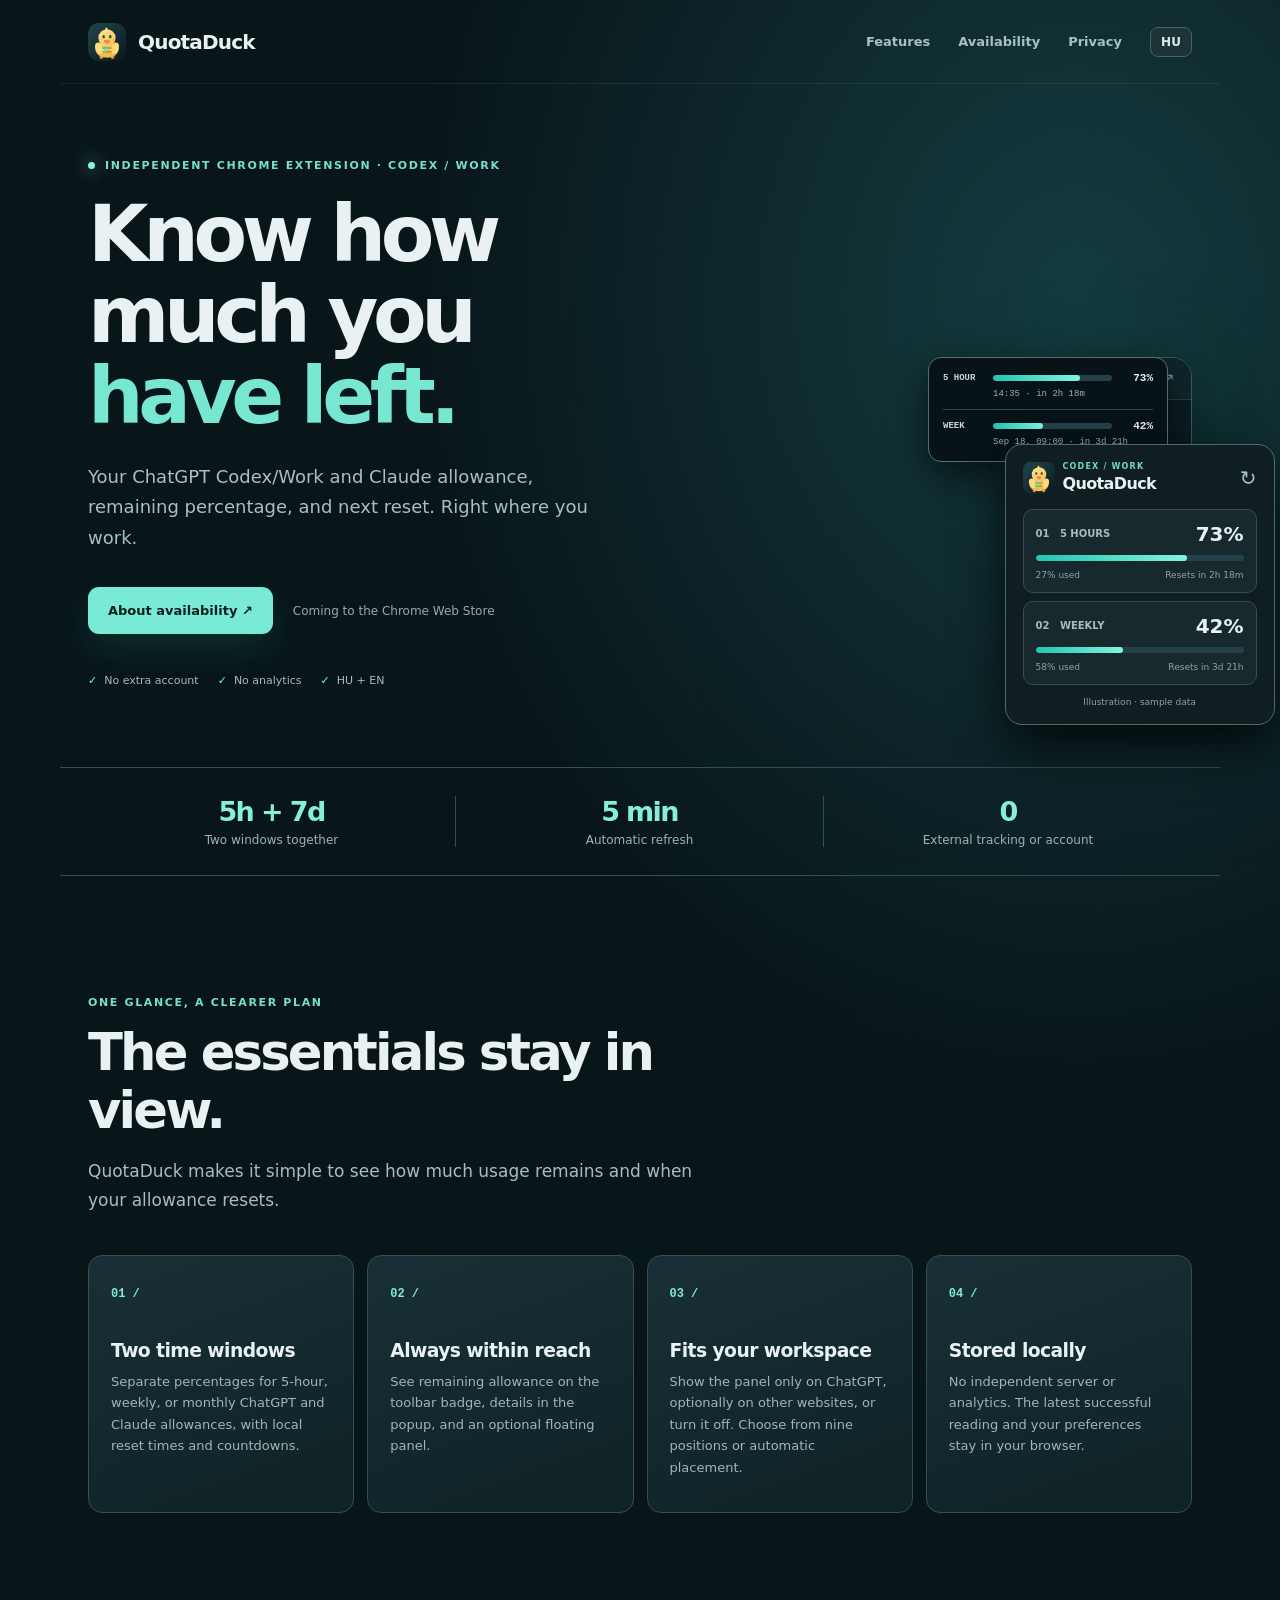
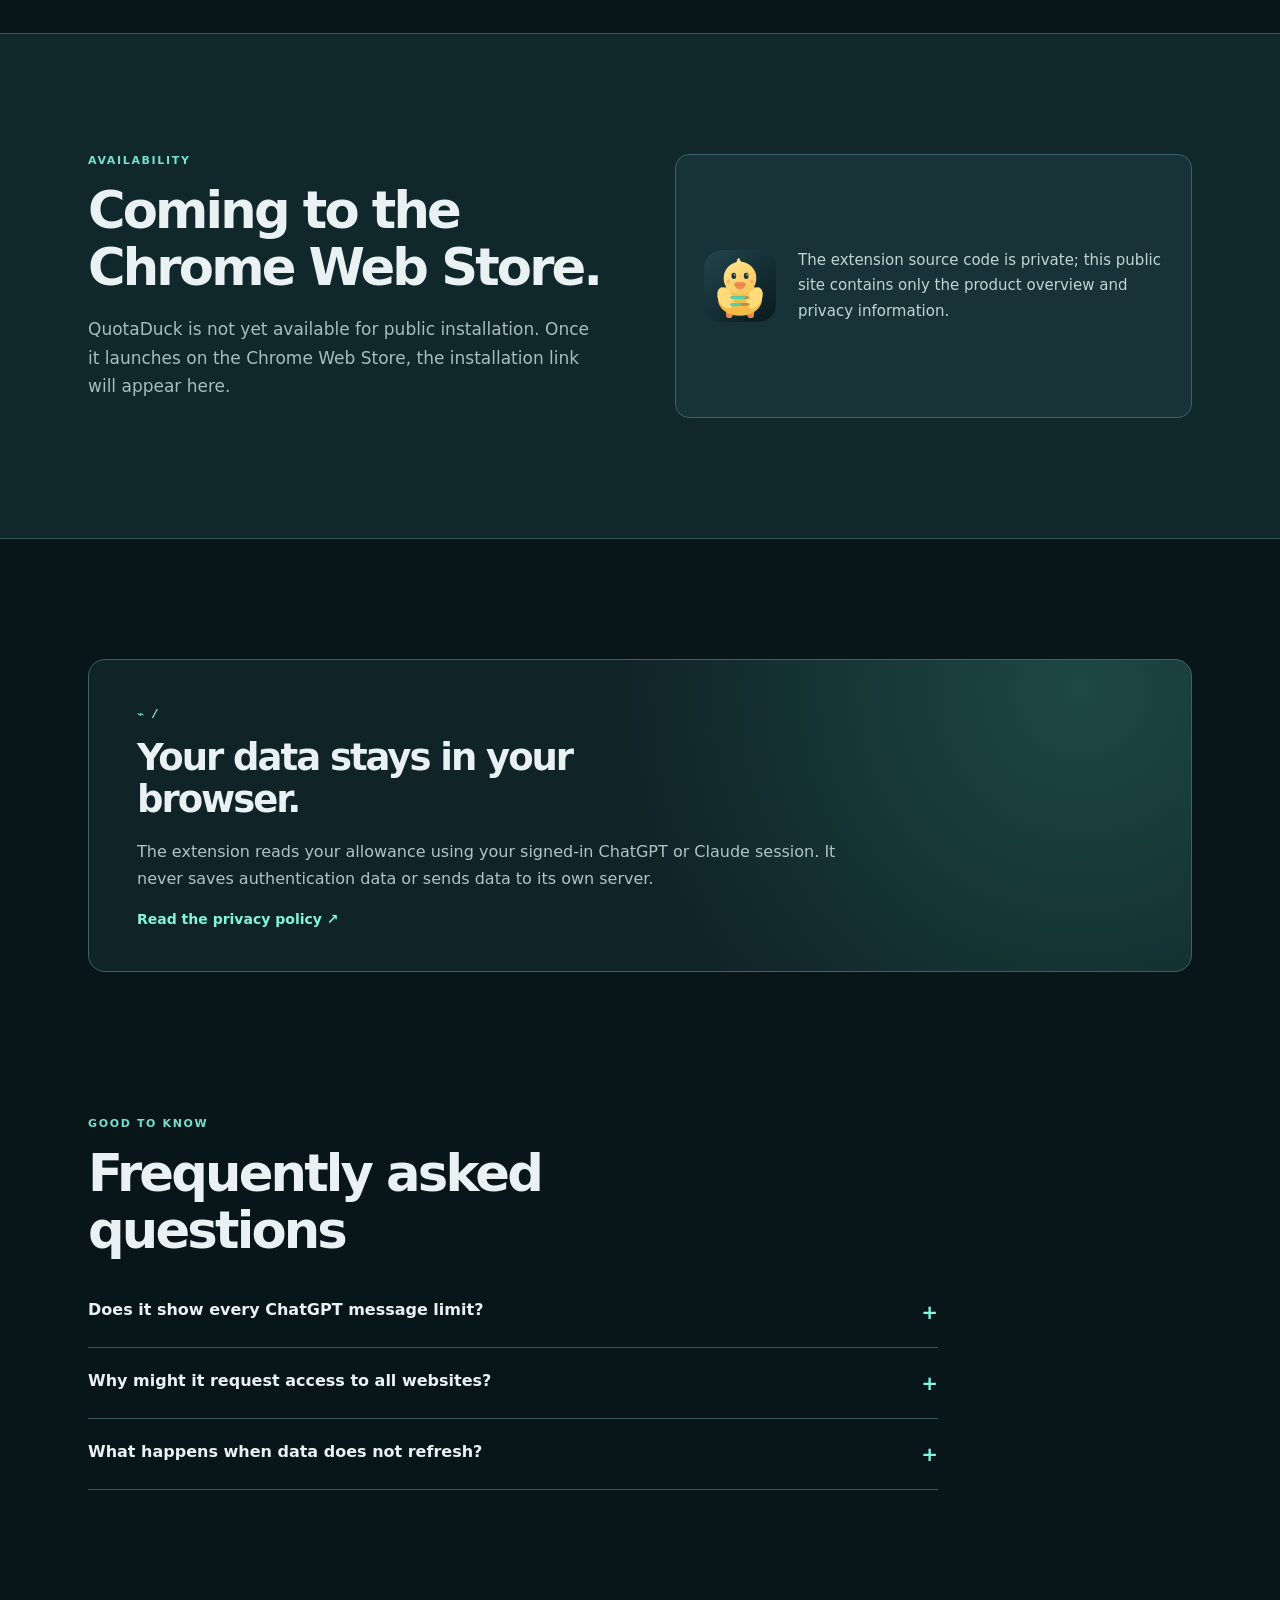
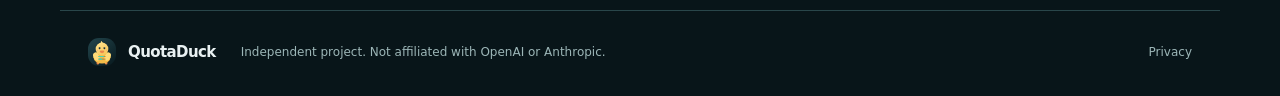
<file: index.html>
<!doctype html>
<html lang="hu">
<head>
  <meta charset="utf-8">
  <meta name="viewport" content="width=device-width, initial-scale=1">
  <meta name="theme-color" content="#081519">
  <meta name="description" content="QuotaDuck: a ChatGPT Codex/Work és Claude használati kerete, hátralévő része és resetideje egy pillantással.">
  <title>QuotaDuck — Codex használati keret egy pillantással</title>
  <link rel="icon" type="image/svg+xml" href="logo.svg">
  <link rel="stylesheet" href="style.css">
  <script src="site.js" defer></script>
</head>
<body>
  <a class="skip" href="#main">Ugrás a tartalomra</a>
  <header class="site-header wrap">
    <a class="brand" href="./" aria-label="QuotaDuck kezdőlap"><img src="logo.svg" alt="" width="38" height="38"><span>QuotaDuck</span></a>
    <nav aria-label="Oldalnavigáció">
      <a href="#features" data-i18n="navFeatures">Funkciók</a>
      <a href="#install" data-i18n="navInstall">Megjelenés</a>
      <a href="privacy.html" data-i18n="navPrivacy">Adatkezelés</a>
      <button class="language" type="button" id="language" aria-label="Switch to English">EN</button>
    </nav>
  </header>

  <main id="main">
    <section class="hero wrap">
      <div class="hero-copy">
        <p class="eyebrow"><span class="live-dot"></span><span data-i18n="eyebrow">FÜGGETLEN CHROME-BŐVÍTMÉNY · CODEX / WORK</span></p>
        <h1 data-i18n="heroTitle">Tudd, mennyi kereted <em>maradt.</em></h1>
        <p class="lead" data-i18n="heroLead">A ChatGPT Codex/Work és Claude használati kerete, a hátralévő százalék és a következő visszaállítás ideje. Ott látod, ahol épp dolgozol.</p>
        <div class="hero-actions">
          <a class="button primary" href="#install" data-i18n="heroButton">A megjelenésről <span aria-hidden="true">↗</span></a>
          <span class="availability" data-i18n="storeSoon">Chrome Web Store-megjelenés előtt</span>
        </div>
        <div class="hero-foot"><span data-i18n="heroFoot1">Nincs külön fiók</span><span data-i18n="heroFoot2">Nincs analitika</span><span data-i18n="heroFoot3">HU + EN</span></div>
      </div>
      <div class="visual" aria-label="A bővítmény felületének illusztrációja">
        <div class="visual-top"><span class="dots"><i></i><i></i><i></i></span><span>chatgpt.com</span><span class="window-symbol">↗</span></div>
        <div class="visual-content">
          <span class="visual-label">YOUR WORKSPACE</span>
          <div class="ghost-line one"></div><div class="ghost-line two"></div><div class="ghost-line three"></div>
          <div class="floating">
            <div class="float-row"><b>5 HOUR</b><span class="bar"><i style="width:73%"></i></span><strong>73%</strong></div>
            <small>14:35 · in 2h 18m</small>
            <div class="float-divider"></div>
            <div class="float-row"><b>WEEK</b><span class="bar"><i style="width:42%"></i></span><strong>42%</strong></div>
            <small>Sep 18, 09:00 · in 3d 21h</small>
          </div>
        </div>
        <div class="popup-preview">
          <div class="popup-head"><img src="logo.svg" alt="" width="32" height="32"><div><small>CODEX / WORK</small><b>QuotaDuck</b></div><span>↻</span></div>
          <div class="preview-card"><div><span>01 &nbsp; 5 HOURS</span><strong>73%</strong></div><span class="preview-track"><i style="width:73%"></i></span><small>27% used <span>Resets in 2h 18m</span></small></div>
          <div class="preview-card"><div><span>02 &nbsp; WEEKLY</span><strong>42%</strong></div><span class="preview-track"><i style="width:42%"></i></span><small>58% used <span>Resets in 3d 21h</span></small></div>
          <p data-i18n="illustration">Illusztráció · példaadatok</p>
        </div>
      </div>
    </section>

    <section class="facts wrap" aria-label="A bővítmény röviden"><div><strong>5h + 7d</strong><span data-i18n="fact1">Két keret egy helyen</span></div><div><strong>5 min</strong><span data-i18n="fact2">Automatikus frissítés</span></div><div><strong>0</strong><span data-i18n="fact3">Külső mérés vagy fiók</span></div></section>

    <section class="section wrap" id="features">
      <p class="eyebrow" data-i18n="featuresEyebrow">EGY PILLANTÁS, TISZTÁBB TERV</p>
      <h2 data-i18n="featuresTitle">A lényeg mindig látható.</h2>
      <p class="section-intro" data-i18n="featuresIntro">A QuotaDuck egyszerűen mutatja, mennyi használat maradt, és mikor indul újra a kereted.</p>
      <div class="feature-grid">
        <article><span class="feature-icon">01 /</span><h3 data-i18n="feature1Title">Két időablak</h3><p data-i18n="feature1Body">Az 5 órás, heti vagy havi ChatGPT- és Claude-keretek külön százalékkal, helyi resetidővel és visszaszámlálással.</p></article>
        <article><span class="feature-icon">02 /</span><h3 data-i18n="feature2Title">Mindig kéznél</h3><p data-i18n="feature2Body">A toolbar ikonján a hátralévő keret, a felugró ablakban a részletek, igény szerint lebegő panel.</p></article>
        <article><span class="feature-icon">03 /</span><h3 data-i18n="feature3Title">A te elrendezésed</h3><p data-i18n="feature3Body">A panel megjelenhet csak a ChatGPT-n, kérésre más weboldalakon is, vagy kikapcsolható. Kilenc pozíció és automatikus mód.</p></article>
        <article><span class="feature-icon">04 /</span><h3 data-i18n="feature4Title">Helyi működés</h3><p data-i18n="feature4Body">Nincs saját szerver vagy analitika. A legutóbbi sikeres mérés és a beállítások a böngészőben maradnak.</p></article>
      </div>
    </section>

    <section class="section install-section" id="install"><div class="wrap install-grid">
      <div><p class="eyebrow" data-i18n="installEyebrow">MEGJELENÉS</p><h2 data-i18n="installTitle">Hamarosan a Chrome Web Store-ban.</h2><p class="section-intro" data-i18n="installIntro">A QuotaDuck még nem érhető el nyilvános telepítésre. Ha megjelenik a Chrome Web Store-ban, itt találod majd a telepítési linket.</p></div>
      <div class="coming-soon"><img src="logo.svg" alt="" width="72" height="72"><p data-i18n="installStatus">A bővítmény forráskódja privát; a nyilvános oldalon csak a termék bemutatója és adatkezelési leírása szerepel.</p></div>
    </div></section>

    <section class="section wrap privacy-callout"><div><span class="feature-icon">⌁ /</span><h2 data-i18n="privacyTitle">A saját adataid a saját böngésződben.</h2><p data-i18n="privacyBody">A bővítmény a bejelentkezett ChatGPT- vagy Claude-munkamenet segítségével olvassa a keretet. A hitelesítési adatokat nem menti el; saját szerverre nem küld adatot.</p><a class="text-link" href="privacy.html" data-i18n="privacyLink">Adatkezelési tájékoztató ↗</a></div></section>

    <section class="section wrap faq"><p class="eyebrow" data-i18n="faqEyebrow">AMIT JÓ TUDNI</p><h2 data-i18n="faqTitle">Gyakori kérdések</h2>
      <details><summary data-i18n="faq1Q">A ChatGPT összes üzenetkorlátját mutatja?</summary><p data-i18n="faq1A">Nem. A Codex / Work használati keretét mutatja, nem az egyes ChatGPT-modellek külön üzenetkorlátait.</p></details>
      <details><summary data-i18n="faq2Q">Miért kérhet hozzáférést minden weboldalhoz?</summary><p data-i18n="faq2A">Csak akkor, ha bekapcsolod a „Minden oldalon” lebegő panelt. Az alapbeállítás a ChatGPT-oldalakon jeleníti meg a panelt.</p></details>
      <details><summary data-i18n="faq3Q">Mi történik, ha nem frissül az adat?</summary><p data-i18n="faq3A">A legutóbbi sikeres mérés továbbra is látható. A ChatGPT belső, nem dokumentált végpontja idővel változhat, ezért ilyenkor frissítésre lehet szükség.</p></details>
    </section>
  </main>
  <footer class="wrap"><div class="brand"><img src="logo.svg" alt="" width="28" height="28"><span>QuotaDuck</span></div><p data-i18n="footer">Független projekt. Nem áll kapcsolatban az OpenAI-jal vagy az Anthropic-kal.</p><a href="privacy.html" data-i18n="navPrivacy">Adatkezelés</a></footer>
</body>
</html>
</file>
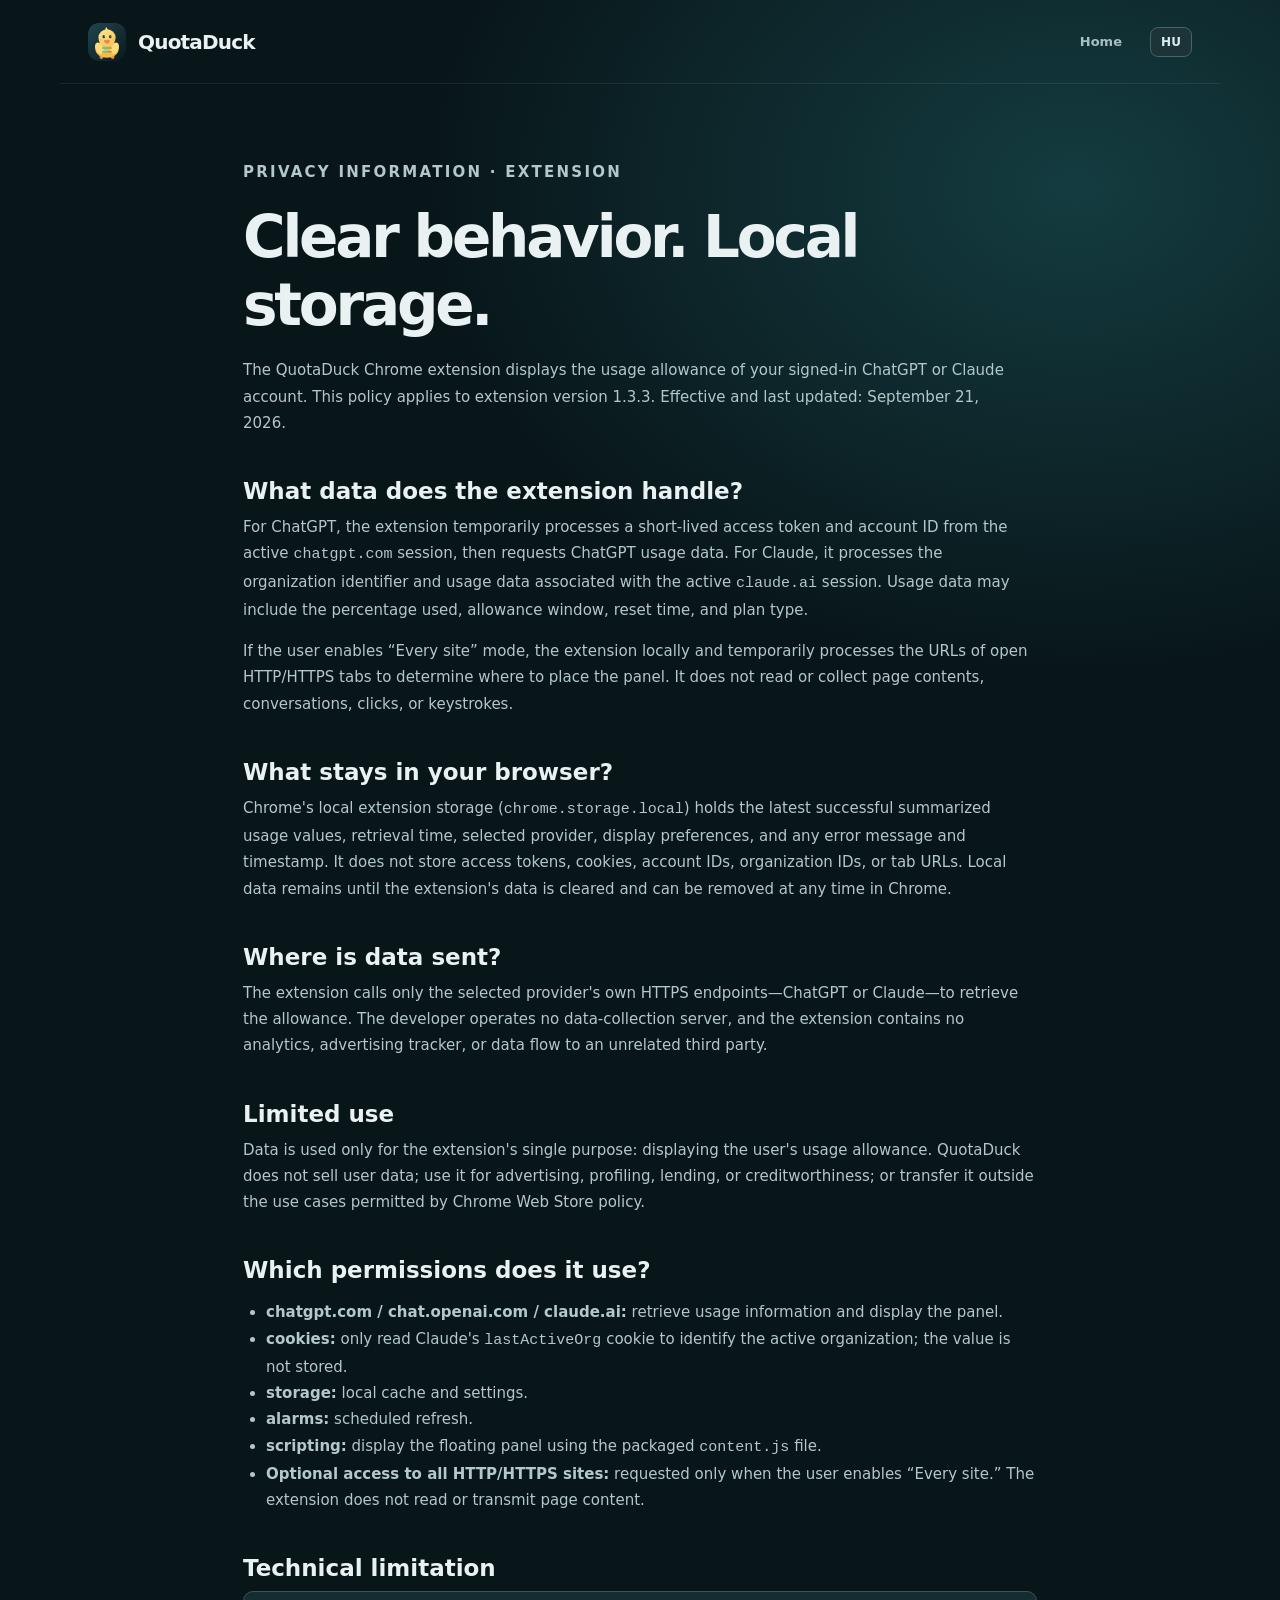
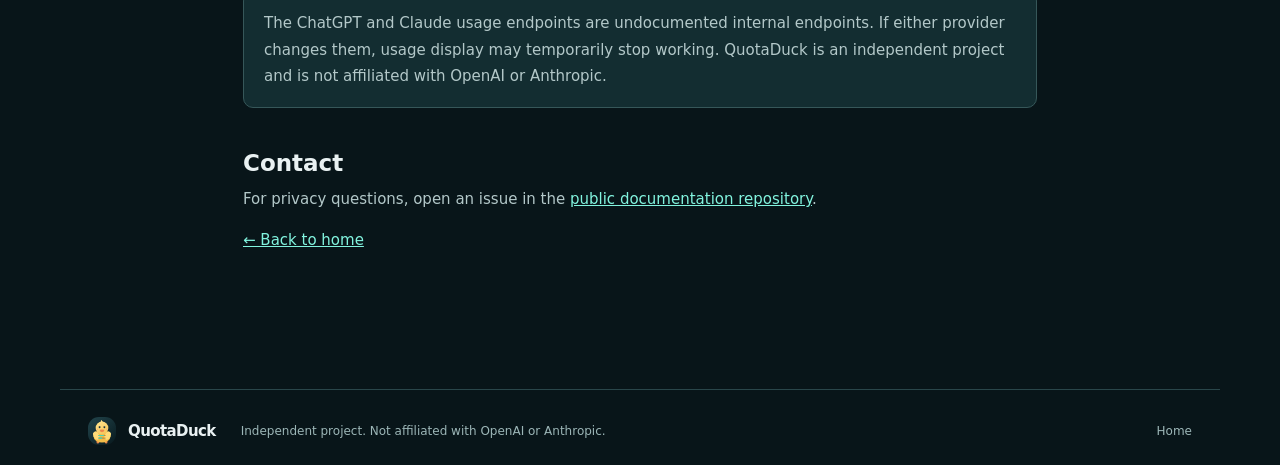
<file: privacy.html>
<!doctype html>
<html lang="hu">
<head>
  <meta charset="utf-8">
  <meta name="viewport" content="width=device-width, initial-scale=1">
  <meta name="theme-color" content="#081519">
  <title>Adatkezelés — QuotaDuck</title>
  <link rel="icon" type="image/svg+xml" href="logo.svg">
  <link rel="stylesheet" href="style.css">
  <script src="site.js" defer></script>
</head>
<body class="privacy-page">
  <a class="skip" href="#main">Ugrás a tartalomra</a>
  <header class="site-header wrap"><a class="brand" href="./"><img src="logo.svg" alt="" width="38" height="38"><span>QuotaDuck</span></a><nav aria-label="Oldalnavigáció"><a href="./" data-i18n="home">Kezdőlap</a><button class="language" id="language" type="button" aria-label="Switch to English">EN</button></nav></header>
  <main class="wrap legal" id="main">
    <article data-lang="hu">
      <p class="eyebrow">ADATKEZELÉSI TÁJÉKOZTATÓ · BŐVÍTMÉNY</p>
      <h1>Átlátható működés, helyben tárolt adatok.</h1>
      <p class="lead">A QuotaDuck Chrome-bővítmény a bejelentkezett ChatGPT- vagy Claude-fiók használati keretét jeleníti meg. Ez a tájékoztató a bővítmény 1.3.3-as verziójára vonatkozik. Hatálybalépés és utolsó frissítés: 2026. szeptember 21.</p>
      <h2>Milyen adatokat kezel?</h2>
      <p>A bővítmény a <code>chatgpt.com</code> aktív munkamenetéből rövid életű hozzáférési tokent és fiókazonosítót dolgoz fel, majd lekéri a ChatGPT használati adatait. Claude esetén az aktív <code>claude.ai</code> munkamenethez tartozó szervezet azonosítóját és usage-adatait dolgozza fel. A használati adatok közé tartozhat a felhasznált százalék, a keret időablaka, a visszaállítás időpontja és a csomag típusa.</p>
      <p>Ha a felhasználó bekapcsolja a „Minden oldalon” módot, a bővítmény helyben, átmenetileg kezeli a megnyitott HTTP/HTTPS-lapok URL-jeit annak eldöntéséhez, hogy hová helyezze el a panelt. Az oldalak tartalmát, a beszélgetéseket, a kattintásokat és a billentyűleütéseket nem olvassa és nem gyűjti.</p>
      <h2>Mi marad a böngészőben?</h2>
      <p>A Chrome helyi tárhelyén (<code>chrome.storage.local</code>) a legutóbbi sikeres, összesített használati értékek, a lekérés ideje, a szolgáltató, a megjelenítési beállítások, valamint az esetleges hibaüzenet és annak időpontja tárolódik. Hozzáférési tokent, sütit, fiókazonosítót, szervezetazonosítót és lap-URL-t nem tárol. A helyi adatok a bővítmény adatainak törléséig maradnak meg, és a Chrome-ban bármikor törölhetők.</p>
      <h2>Hová küld adatot?</h2>
      <p>A bővítmény kizárólag a felhasználó által kiválasztott szolgáltató, vagyis a ChatGPT vagy a Claude saját HTTPS-végpontjait hívja a keret lekéréséhez. A fejlesztő nem üzemeltet adatfogadó szervert, és nincs analitika, reklámkövetés vagy független harmadik félhez továbbított adatfolyam.</p>
      <h2>Korlátozott felhasználás</h2>
      <p>Az adatokat kizárólag a bővítmény egyetlen céljához, a használati keret megjelenítéséhez használja. A QuotaDuck nem ad el felhasználói adatot, nem használja reklámozásra, profilalkotásra vagy hitelképesség megállapítására, és nem továbbítja az adatokat a Chrome Web Store szabályzata által engedélyezett eseteken kívül.</p>
      <h2>Milyen jogosultságokat használ?</h2>
      <ul><li><strong>chatgpt.com / chat.openai.com / claude.ai:</strong> a használati adatok lekéréséhez és a panel megjelenítéséhez.</li><li><strong>cookies:</strong> Claude-nál kizárólag az aktív szervezetet jelölő <code>lastActiveOrg</code> süti kiolvasására; az értékét nem tárolja.</li><li><strong>storage:</strong> helyi gyorsítótár és beállítások.</li><li><strong>alarms:</strong> időzített frissítés.</li><li><strong>scripting:</strong> a csomagolt <code>content.js</code> segítségével megjeleníti a lebegő panelt.</li><li><strong>Opcionális hozzáférés minden HTTP/HTTPS-oldalhoz:</strong> csak a „Minden oldalon” mód bekapcsolásakor kéri. Az oldal tartalmát nem olvassa ki és nem továbbítja.</li></ul>
      <h2>Fontos technikai korlát</h2>
      <p class="note">A használt ChatGPT- és Claude-végpontok nem dokumentált belső végpontok. Ha valamelyik szolgáltató megváltoztatja őket, a kijelzés átmenetileg megszűnhet. A QuotaDuck független projekt, nem áll kapcsolatban az OpenAI-jal vagy az Anthropic-kal.</p>
      <h2>Kapcsolat</h2>
      <p>Adatvédelmi kérdés esetén nyiss hibajegyet a <a href="https://github.com/gaborgulyas/quotaduck-docs/issues">nyilvános dokumentációs tárhelyen</a>.</p>
      <p><a href="./">← Vissza a kezdőlapra</a></p>
    </article>
    <article data-lang="en" hidden>
      <p class="eyebrow">PRIVACY INFORMATION · EXTENSION</p>
      <h1>Clear behavior. Local storage.</h1>
      <p class="lead">The QuotaDuck Chrome extension displays the usage allowance of your signed-in ChatGPT or Claude account. This policy applies to extension version 1.3.3. Effective and last updated: September 21, 2026.</p>
      <h2>What data does the extension handle?</h2>
      <p>For ChatGPT, the extension temporarily processes a short-lived access token and account ID from the active <code>chatgpt.com</code> session, then requests ChatGPT usage data. For Claude, it processes the organization identifier and usage data associated with the active <code>claude.ai</code> session. Usage data may include the percentage used, allowance window, reset time, and plan type.</p>
      <p>If the user enables “Every site” mode, the extension locally and temporarily processes the URLs of open HTTP/HTTPS tabs to determine where to place the panel. It does not read or collect page contents, conversations, clicks, or keystrokes.</p>
      <h2>What stays in your browser?</h2>
      <p>Chrome's local extension storage (<code>chrome.storage.local</code>) holds the latest successful summarized usage values, retrieval time, selected provider, display preferences, and any error message and timestamp. It does not store access tokens, cookies, account IDs, organization IDs, or tab URLs. Local data remains until the extension's data is cleared and can be removed at any time in Chrome.</p>
      <h2>Where is data sent?</h2>
      <p>The extension calls only the selected provider's own HTTPS endpoints—ChatGPT or Claude—to retrieve the allowance. The developer operates no data-collection server, and the extension contains no analytics, advertising tracker, or data flow to an unrelated third party.</p>
      <h2>Limited use</h2>
      <p>Data is used only for the extension's single purpose: displaying the user's usage allowance. QuotaDuck does not sell user data; use it for advertising, profiling, lending, or creditworthiness; or transfer it outside the use cases permitted by Chrome Web Store policy.</p>
      <h2>Which permissions does it use?</h2>
      <ul><li><strong>chatgpt.com / chat.openai.com / claude.ai:</strong> retrieve usage information and display the panel.</li><li><strong>cookies:</strong> only read Claude's <code>lastActiveOrg</code> cookie to identify the active organization; the value is not stored.</li><li><strong>storage:</strong> local cache and settings.</li><li><strong>alarms:</strong> scheduled refresh.</li><li><strong>scripting:</strong> display the floating panel using the packaged <code>content.js</code> file.</li><li><strong>Optional access to all HTTP/HTTPS sites:</strong> requested only when the user enables “Every site.” The extension does not read or transmit page content.</li></ul>
      <h2>Technical limitation</h2>
      <p class="note">The ChatGPT and Claude usage endpoints are undocumented internal endpoints. If either provider changes them, usage display may temporarily stop working. QuotaDuck is an independent project and is not affiliated with OpenAI or Anthropic.</p>
      <h2>Contact</h2>
      <p>For privacy questions, open an issue in the <a href="https://github.com/gaborgulyas/quotaduck-docs/issues">public documentation repository</a>.</p>
      <p><a href="./">← Back to home</a></p>
    </article>
  </main>
  <footer class="wrap"><div class="brand"><img src="logo.svg" alt="" width="28" height="28"><span>QuotaDuck</span></div><p data-i18n="footer">Független projekt. Nem áll kapcsolatban az OpenAI-jal vagy az Anthropic-kal.</p><a href="./" data-i18n="home">Kezdőlap</a></footer>
</body>
</html>
</file>
<file: style.css>
:root{font-family:Inter,ui-sans-serif,system-ui,-apple-system,BlinkMacSystemFont,"Segoe UI",sans-serif;color:#e9f1f2;background:#081519;font-synthesis:none;scroll-behavior:smooth}
*{box-sizing:border-box}body{margin:0;background:radial-gradient(ellipse 65% 30% at 84% 9%,#143c40 0%,transparent 80%),#081519}a{color:inherit;text-decoration:none}button{font:inherit}button,a{outline-offset:4px}button:focus-visible,a:focus-visible,summary:focus-visible{outline:2px solid #82f4df}h1,h2,h3,p{margin-top:0}.wrap{max-width:1160px;margin-inline:auto;padding-inline:28px}.skip{position:absolute;left:-9999px;top:10px;background:#82f4df;color:#081519;padding:10px;z-index:10}.skip:focus{left:10px}
.site-header{min-height:84px;display:flex;justify-content:space-between;align-items:center;gap:24px;border-bottom:1px solid #ffffff13}.brand{display:flex;gap:12px;align-items:center;font-weight:800;letter-spacing:-.04em;font-size:20px}.brand img{border-radius:11px}.site-header nav{display:flex;gap:28px;align-items:center;color:#a8c0c3;font-size:13px;font-weight:650}.site-header nav a:hover,footer a:hover,.text-link:hover{color:#82f4df}.language{min-width:42px;padding:7px 9px;color:#d9eeec;background:#1c3437;border:1px solid #476367;border-radius:8px;cursor:pointer;font-weight:800;font-size:12px}
.hero{min-height:640px;display:grid;grid-template-columns:1fr 1fr;align-items:center;gap:44px;padding-top:75px;padding-bottom:80px}.eyebrow{display:flex;align-items:center;gap:10px;color:#76dfce;font-size:11px;font-weight:800;letter-spacing:.15em}.live-dot{width:7px;height:7px;border-radius:50%;background:#82f4df;box-shadow:0 0 18px #82f4df}.hero h1{font-size:clamp(52px,6.1vw,82px);line-height:1.04;letter-spacing:-.068em;margin:22px 0 24px;max-width:680px}.hero h1 em{font-style:normal;color:#78e7d2}.lead{font-size:18px;line-height:1.7;color:#aabfc1;max-width:550px}.hero-actions{display:flex;align-items:center;gap:20px;flex-wrap:wrap;margin-top:34px}.button{display:inline-flex;align-items:center;gap:26px;padding:16px 20px;border-radius:11px;font-size:13px;font-weight:800}.primary{background:#79ead5;color:#092021;box-shadow:0 14px 35px #1cb9a326}.primary:hover{background:#a0f8e6}.availability{color:#97acaf;font-size:12px}.hero-foot{display:flex;gap:19px;margin-top:40px;color:#a8babc;font-size:11px}.hero-foot span:before{content:"✓";color:#82f4df;margin-right:7px}
.visual{position:relative;max-width:550px;margin-left:auto;aspect-ratio:1.04;background:#0c1d22;border:1px solid #34605f;border-radius:20px;box-shadow:0 30px 100px #0009,0 0 85px #32d4be18;overflow:visible}.visual-top{height:42px;background:#10262b;border-radius:19px 19px 0 0;border-bottom:1px solid #274449;display:flex;align-items:center;justify-content:space-between;padding:0 16px;color:#719196;font-size:10px}.dots{display:flex;gap:5px}.dots i{height:6px;width:6px;border-radius:50%;background:#506e72}.window-symbol{font-size:16px}.visual-content{position:absolute;inset:42px 0 0;padding:45px}.visual-label{color:#3e6467;letter-spacing:.16em;font-size:10px;font-weight:800}.ghost-line{height:12px;border-radius:99px;background:#1b3338;margin-top:25px}.ghost-line.one{width:75%}.ghost-line.two{width:91%;opacity:.7}.ghost-line.three{width:54%;opacity:.5}.floating{position:absolute;right:23px;bottom:28px;width:240px;background:#081317;border:1px solid #52706d;border-radius:13px;padding:14px;box-shadow:0 14px 38px #0009}.float-row{display:grid;grid-template-columns:42px 1fr 33px;gap:8px;align-items:center}.float-row b,.float-row strong,.floating small{font-family:ui-monospace,SFMono-Regular,Menlo,monospace}.float-row b{font-size:9px;color:#c6d5d5}.float-row strong{font-size:11px;text-align:right}.bar,.preview-track{height:6px;border-radius:100px;background:#244149;overflow:hidden}.bar i,.preview-track i{display:block;height:100%;border-radius:inherit;background:linear-gradient(90deg,#20c5b2,#82f4df)}.floating small{font-size:9px;color:#9bafb1;display:block;margin:5px 0 0 50px}.float-divider{height:1px;background:#32474a;margin:10px 0}.popup-preview{position:absolute;top:86px;left:-50px;width:270px;background:#101e22;border:1px solid #526b6a;border-radius:17px;box-shadow:0 23px 50px #000b;padding:17px}.popup-head{display:flex;align-items:center;gap:8px;margin-bottom:15px}.popup-head div{display:grid;gap:3px;flex:1}.popup-head small{font-size:8px;letter-spacing:.15em;color:#70d8c8;font-weight:800}.popup-head b{letter-spacing:-.04em;font-size:16px}.popup-head>span{color:#a6c6c4;font-size:20px}.preview-card{display:grid;gap:9px;background:#17292d;border:1px solid #315052;border-radius:10px;padding:12px;margin:8px 0}.preview-card>div{display:flex;justify-content:space-between;align-items:center}.preview-card>div span{font-size:10px;color:#a5bcbd;font-weight:750}.preview-card strong{font-size:20px}.preview-card small{font-size:9px;color:#8da4a6;display:flex;justify-content:space-between}.popup-preview>p{font-size:9px;color:#89a3a4;margin:12px 0 0;text-align:center}
.facts{display:grid;grid-template-columns:repeat(3,1fr);border-top:1px solid #315055;border-bottom:1px solid #315055;padding-top:28px;padding-bottom:28px}.facts div{display:grid;gap:6px;text-align:center;border-right:1px solid #315055}.facts div:last-child{border:0}.facts strong{font-size:27px;letter-spacing:-.06em;color:#86efda}.facts span{font-size:12px;color:#9db3b5}.section{padding-top:120px;padding-bottom:120px}.section h2{font-size:clamp(34px,4vw,53px);line-height:1.12;letter-spacing:-.055em;margin:15px 0 18px;max-width:680px}.section-intro{font-size:17px;line-height:1.7;color:#a8bdc0;max-width:640px}.feature-grid{display:grid;grid-template-columns:repeat(4,1fr);gap:13px;margin-top:40px}.feature-grid article{padding:26px 22px 34px;border:1px solid #345054;background:linear-gradient(160deg,#183035,#0f2226);border-radius:14px;min-height:236px}.feature-icon{font:700 12px ui-monospace,monospace;color:#80ead6}.feature-grid h3{margin:39px 0 10px;letter-spacing:-.03em}.feature-grid p{color:#9fb7b9;line-height:1.65;font-size:13px;margin:0}.install-section{background:#10272b;border-block:1px solid #35545a}.install-grid{display:grid;grid-template-columns:1fr 1fr;gap:70px}.steps{list-style:none;counter-reset:step;display:grid;gap:0;padding:0;margin:0}.steps li{counter-increment:step;display:flex;align-items:flex-start;gap:19px;padding:18px 0;border-bottom:1px solid #38545a;color:#c2d4d5;line-height:1.6;font-size:14px}.steps li:before{content:counter(step,decimal-leading-zero);font:800 13px ui-monospace,monospace;color:#8cebd7}.steps code{background:#213b3f;border-radius:4px;padding:2px 4px}.privacy-callout>div{border:1px solid #3c6365;background:radial-gradient(circle at 90% 10%,#1d4845,transparent 45%),#102428;padding:43px 48px;border-radius:17px}.privacy-callout h2{font-size:37px;max-width:600px}.privacy-callout p{max-width:720px;color:#afc4c6;line-height:1.7}.text-link{font-weight:750;color:#82f4df;font-size:14px}.faq{padding-top:25px}.faq details{border-bottom:1px solid #3a5457;padding:23px 0;max-width:850px}.faq summary{cursor:pointer;font-weight:700;list-style:none;display:flex;justify-content:space-between;gap:20px}.faq summary:after{content:"+";font-size:20px;color:#82f4df}.faq details[open] summary:after{content:"−"}.faq details p{font-size:14px;line-height:1.7;color:#aac0c1;max-width:680px;margin:13px 0 0}footer{border-top:1px solid #29464a;display:flex;align-items:center;gap:25px;padding-top:27px;padding-bottom:30px;color:#9cb6b7;font-size:12px}footer .brand{font-size:15px;color:#e9f1f2}footer p{margin:0;flex:1}
.legal{max-width:850px;padding-top:75px;padding-bottom:120px}.legal h1{font-size:clamp(36px,5vw,58px);letter-spacing:-.055em;margin:18px 0}.legal .lead{max-width:770px}.legal h2{margin:42px 0 10px;font-size:23px}.legal p,.legal li{color:#b3c8c9;line-height:1.75;font-size:15px}.legal a{color:#82f4df;text-decoration:underline}.legal ul{padding-left:23px}.legal .note{padding:18px 20px;background:#132d31;border:1px solid #365759;border-radius:10px}.legal [data-lang][hidden]{display:none}
@media(max-width:1000px){.hero{gap:16px}.visual{transform:scale(.88);transform-origin:right center}.popup-preview{left:-27px}.feature-grid{grid-template-columns:repeat(2,1fr)}}
@media(max-width:760px){.wrap{padding-inline:21px}.site-header{min-height:70px}.site-header nav{gap:14px}.site-header nav a{display:none}.site-header nav a[href="privacy.html"]{display:block}.hero{grid-template-columns:1fr;min-height:0;padding-top:80px;padding-bottom:70px;gap:60px}.hero h1{font-size:clamp(48px,10vw,72px)}.hero-foot{flex-wrap:wrap}.visual{width:min(100%,500px);margin-inline:auto;transform:none;aspect-ratio:1.08}.popup-preview{left:10px;top:55px;width:57%;padding:12px}.popup-head{margin-bottom:8px}.popup-head img{width:26px}.preview-card{padding:9px;margin:5px 0}.preview-card strong{font-size:16px}.preview-card small{display:none}.floating{right:9px;bottom:15px;width:50%;padding:9px}.floating small{display:none}.float-divider{margin:6px 0}.float-row{grid-template-columns:35px 1fr 25px;gap:3px}.float-row b,.float-row strong{font-size:8px}.facts strong{font-size:20px}.facts span{font-size:10px}.section{padding-top:85px;padding-bottom:85px}.install-grid{grid-template-columns:1fr;gap:24px}.privacy-callout>div{padding:30px}.privacy-callout h2{font-size:30px}footer{flex-wrap:wrap}footer p{order:3;flex-basis:100%}}
@media(max-width:520px){.hero h1{font-size:50px}.eyebrow{font-size:9px;letter-spacing:.09em}.visual{aspect-ratio:1}.feature-grid{grid-template-columns:1fr}.feature-grid article{min-height:0}.feature-grid h3{margin-top:25px}.facts{gap:8px}.facts div{padding-inline:5px}.hero-foot{gap:10px}.lead{font-size:16px}.hero-actions{align-items:flex-start;flex-direction:column}.site-header nav{gap:10px}}
@media(prefers-reduced-motion:reduce){:root{scroll-behavior:auto}}

.coming-soon{display:flex;align-items:center;gap:22px;padding:28px;background:#173338;border:1px solid #3c6365;border-radius:14px}.coming-soon img{flex:none;border-radius:18px}.coming-soon p{margin:0;color:#c2d4d5;line-height:1.7;font-size:15px}
@media(max-width:520px){.coming-soon{align-items:flex-start;flex-direction:column}}
</file>
